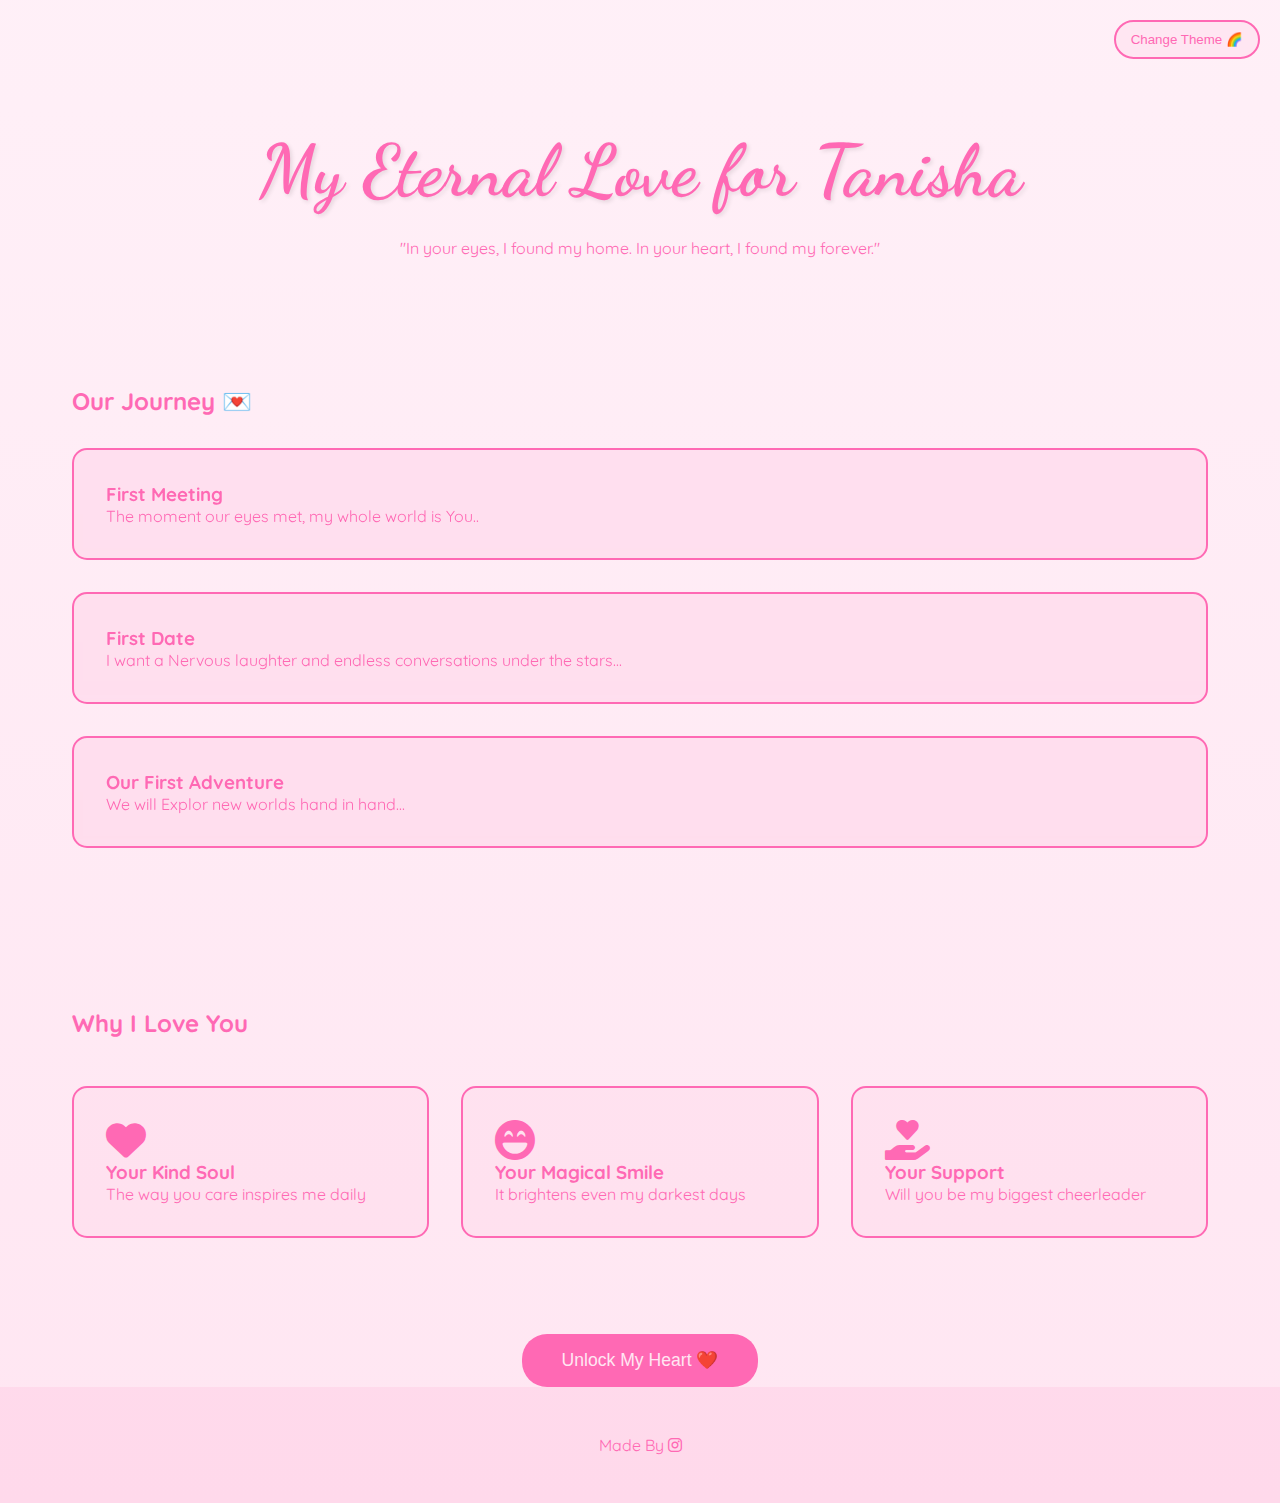
<file: index.html>
<!DOCTYPE html>
<html lang="en">
<head>
    <meta charset="UTF-8">
    <meta name="viewport" content="width=device-width, initial-scale=1.0">
    <title>My Eternal Love</title>
    <link rel="stylesheet" href="https://cdnjs.cloudflare.com/ajax/libs/font-awesome/6.7.2/css/all.min.css"
        integrity="sha512-Evv84Mr4kqVGRNSgIGL/F/aIDqQb7xQ2vcrdIwxfjThSH8CSR7PBEakCr51Ck+w+/U6swU2Im1vVX0SVk9ABhg==" 
        crossorigin="anonymous" referrerpolicy="no-referrer" />
    <link rel="stylesheet" href="style.css">
    <link href="https://fonts.googleapis.com/css2?family=Dancing+Script:wght@700&family=Quicksand:wght@400;500&display=swap"
        rel="stylesheet">
    <link rel="stylesheet" href="https://cdnjs.cloudflare.com/ajax/libs/font-awesome/6.0.0/css/all.min.css">   
</head>
<body class="theme-1">
    <button class="theme-toggle" onclick="changeTheme()">Change Theme 🌈</button>

    <header class="header">
        <h1>My Eternal Love for <span id="change-name1" class="heart">Tanisha</span></h1>
        <p class="message-box">"In your eyes, I found my home. In your heart, I found my forever."</p>
    </header>

    <section class="content-section">
        <h2 class="heart">Our Journey 💌</h2>
        <div class="memory-timeline">
            <div class="memory-item">
                <h3>First Meeting</h3>
                <p>The moment our eyes met, my whole world is You..</p>
            </div>
            <div class="memory-item">
                <h3>First Date</h3>
                <p>I want a Nervous laughter and endless conversations under the stars...</p>
            </div>
            <div class="memory-item">
                <h3>Our First Adventure</h3>
                <p>We will Explor new worlds hand in hand...</p>
            </div>
        </div>
    </section>

    <section class="content-section">
        <h2 class="heart">Why I Love You</h2>
        <div class="reasons-grid">
            <div class="reason-card">
                <i class="fas fa-heart heart" style="font-size: 2.5rem;"></i>
                <h3>Your Kind Soul</h3>
                <p>The way you care inspires me daily</p>
            </div>
            <div class="reason-card">
                <i class="fas fa-laugh-beam heart" style="font-size: 2.5rem;"></i>
                <h3>Your Magical Smile</h3>
                <p>It brightens even my darkest days</p>
            </div>
            <div class="reason-card">
                <i class="fas fa-hand-holding-heart heart" style="font-size: 2.5rem;"></i>
                <h3>Your Support</h3>
                <p>Will you be my biggest cheerleader</p>
            </div>
        </div>
    </section>

    <div class="container">
        <button class="proposal-button" onclick="revealProposal()">Unlock My Heart ❤️</button>
        <div id="proposalMessage" class="hidden-message">
            <p><span id="change-name2">Tanisha</span>, will you make every moment magical<br>by being mine forever? 💖</p>
            <div class="heart" style="text-align:center;font-size: 3rem; margin-top: 2rem;">❤️</div>
        </div>
    </div>

    <footer>
        <p id="credit-p">Made By <a id="insta-a" href="https://www.instagram.com/0fficial_vishal_prajapati?igsh=MTNqNDAweXcyYmxydw==">
            <i class="fa-brands fa-instagram"></i>
        </a></p>
    </footer>

    <script src="script.js"></script>
</body>
</html>
</file>
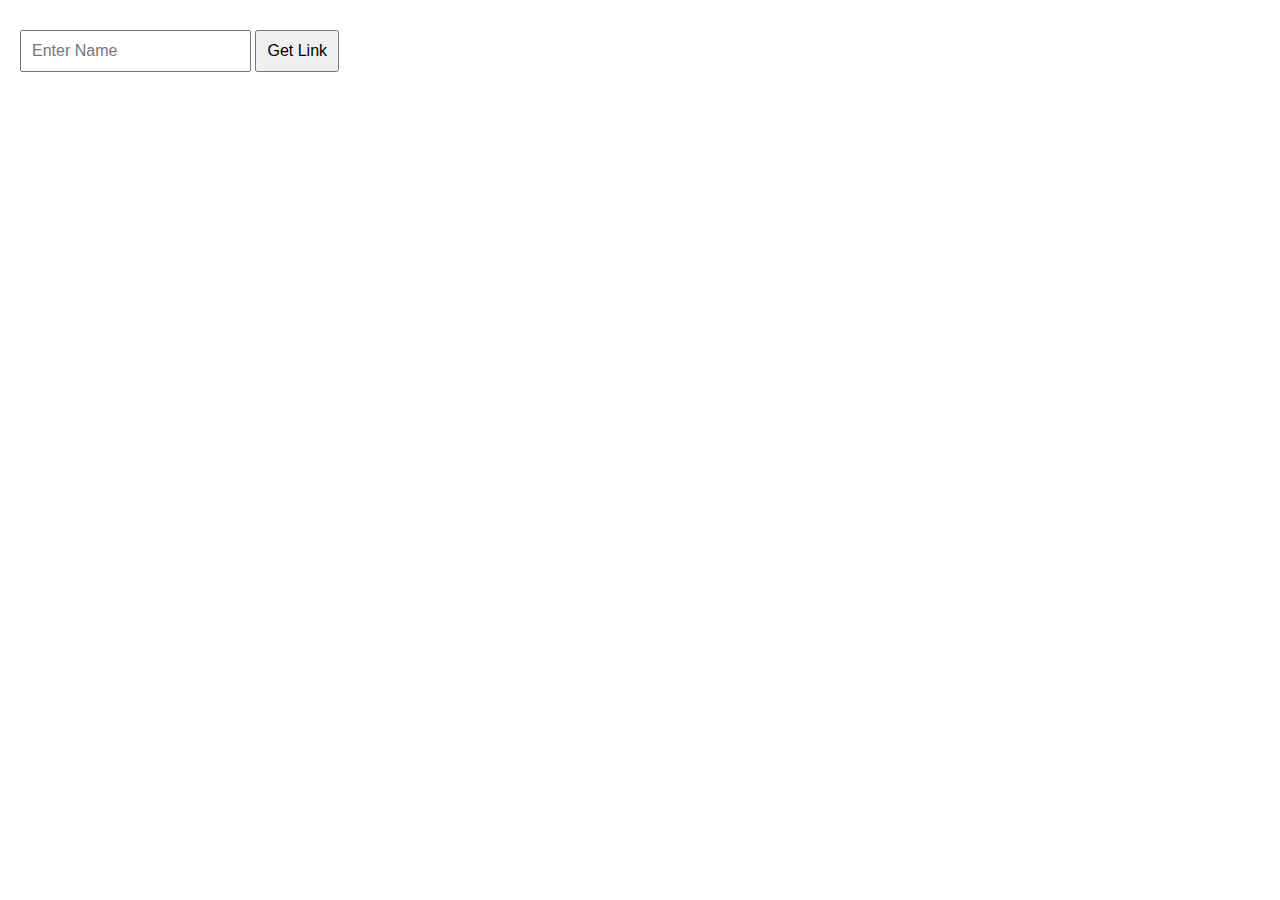
<file: getLink/index.html>
<!DOCTYPE html>
<html>
<head>
  <meta http-equiv="CONTENT-TYPE" content="text/html; charset=UTF-8">
  <meta name="viewport" content="width=device-width, initial-scale=1.0">
  <title>Get Link</title>
  <style>
     body{
       width: 100vw;
       font-family: Arial, sans-serif;
       margin: 0;
       padding: 20px;
     }
     input, button {
       margin: 10px 0;
       padding: 10px;
       font-size: 16px;
     }
     h4 {
       font-size: 18px;
     }
  </style>
</head>
<body>
  <input id="name" type="text" placeholder="Enter Name"> 
  <button onclick="getLink()">Get Link</button>
  <a href="#" id="display"></a>
  <script>
  function getLink(){
    const name = document.getElementById("name").value;
    if(name == ''){
      return;
    }
    const finalLink= `https://exprt-coder.github.io/For-U-2.0/?name=${name}`;
    
    document.getElementById('display').innerText = finalLink;

    document.getElementById('display').href = finalLink;
    
    const text = finalLink;
    navigator.clipboard.writeText(text);
  }
  </script>
</body>
</html>
</file>
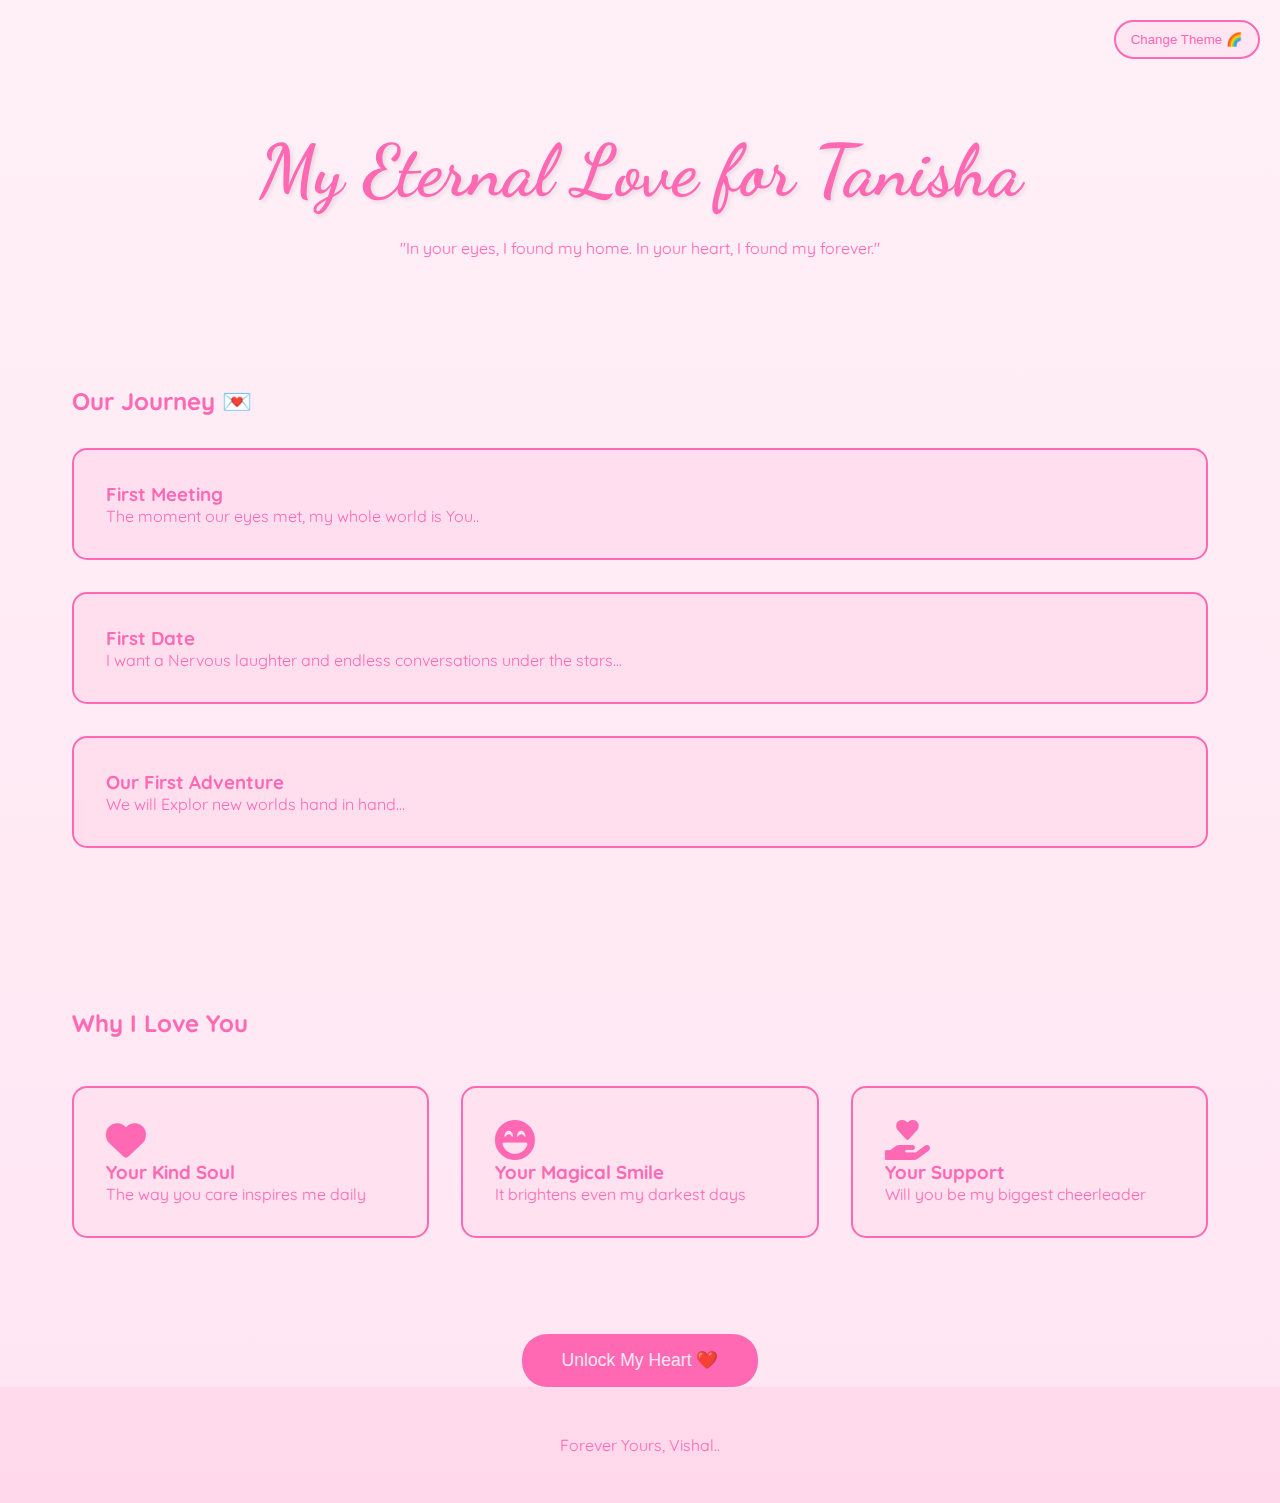
<file: testttt.html>
<!DOCTYPE html>
<html lang="en">
<head>
    <meta charset="UTF-8">
    <meta name="viewport" content="width=device-width, initial-scale=1.0">
    <title>Tanisha ❤️ | My Eternal Love</title>
    <link rel="stylesheet" href="test.css">
    <link href="https://fonts.googleapis.com/css2?family=Dancing+Script:wght@700&family=Quicksand:wght@400;500&display=swap" rel="stylesheet">
    <link rel="stylesheet" href="https://cdnjs.cloudflare.com/ajax/libs/font-awesome/6.0.0/css/all.min.css">   
</head>
<body class="theme-1">
    <button class="theme-toggle" onclick="changeTheme()">Change Theme 🌈</button>

    <header class="header">
        <h1>My Eternal Love for <span class="heart">Tanisha</span></h1>
        <p class="message-box">"In your eyes, I found my home. In your heart, I found my forever."</p>
    </header>

    <section class="content-section">
        <h2 class="heart">Our Journey 💌</h2>
        <div class="memory-timeline">
            <div class="memory-item">
                <h3>First Meeting</h3>
                <p>The moment our eyes met, my whole world is You..</p>
            </div>
            <div class="memory-item">
                <h3>First Date</h3>
                <p>I want a Nervous laughter and endless conversations under the stars...</p>
            </div>
            <div class="memory-item">
                <h3>Our First Adventure</h3>
                <p>We will Explor new worlds hand in hand...</p>
            </div>
        </div>
    </section>

    <section class="content-section">
        <h2 class="heart">Why I Love You</h2>
        <div class="reasons-grid">
            <div class="reason-card">
                <i class="fas fa-heart heart" style="font-size: 2.5rem;"></i>
                <h3>Your Kind Soul</h3>
                <p>The way you care inspires me daily</p>
            </div>
            <div class="reason-card">
                <i class="fas fa-laugh-beam heart" style="font-size: 2.5rem;"></i>
                <h3>Your Magical Smile</h3>
                <p>It brightens even my darkest days</p>
            </div>
            <div class="reason-card">
                <i class="fas fa-hand-holding-heart heart" style="font-size: 2.5rem;"></i>
                <h3>Your Support</h3>
                <p>Will you be my biggest cheerleader</p>
            </div>
        </div>
    </section>

    <div class="container">
        <button class="proposal-button" onclick="revealProposal()">Unlock My Heart ❤️</button>
        <div id="proposalMessage" class="hidden-message">
            <p>Tanisha, will you make every moment magical<br>by being mine forever? 💖</p>
            <div class="heart" style="text-align:center;font-size: 3rem; margin-top: 2rem;">❤️</div>
        </div>
    </div>

    <footer>
        <p>Forever Yours, <span class="heart">Vishal..</span></p>
    </footer>

    <script>
        let currentTheme = 1;
        const totalThemes = 4;

        function changeTheme() {
            currentTheme = currentTheme % totalThemes + 1;
            document.body.className = `theme-${currentTheme}`;
            localStorage.setItem('selectedTheme', currentTheme);
        }

        function revealProposal() {
            const proposal = document.getElementById('proposalMessage');
            proposal.style.display = 'block';
            document.querySelector('.proposal-button').style.display = 'none';
            createFloatingElements();
        }

        function createFloatingElements() {
            const container = document.createElement('div');
            container.className = 'floating-elements';
            
            for(let i = 0; i < 30; i++) {
                const element = document.createElement('span');
                element.innerHTML = ['❤️', '🌸', '✨', '🌹'][Math.floor(Math.random() * 4)];
                element.style.left = Math.random() * 100 + 'vw';
                element.style.animationDelay = Math.random() * 3 + 's';
                container.appendChild(element);
            }
            
            document.body.appendChild(container);
        }

        window.onload = function() {
            const savedTheme = localStorage.getItem('selectedTheme');
            if(savedTheme) {
                currentTheme = parseInt(savedTheme);
                document.body.className = `theme-${currentTheme}`;
            }
        }
    </script>
</body>
</html>
</file>
<file: style.css>
:root {
    --theme-1-primary: #ff69b4;    /* Romantic Pink */
    --theme-1-secondary: #ffe6f2;  /* Soft Pink */
    --theme-1-primary-rgb: 255, 105, 180; /* RGB for Romantic Pink */
    
    --theme-2-primary: #6DC7D1;     /* Soft Teal */
    --theme-2-secondary: #E2F3F4;   /* Pale Blue */
    --theme-2-primary-rgb: 109, 199, 209; /* RGB for Soft Teal */
    
    --theme-3-primary: #F991CC;    /* Bright Pink */
    --theme-3-secondary: #FFDAFC;   /* Light Pink */
    --theme-3-primary-rgb: 249, 145, 204; /* RGB for Bright Pink */
    
    --theme-4-primary: #000000;     /* Black */
    --theme-4-secondary: #FFFFFF;  /* White */
    --theme-4-primary-rgb: 0, 0, 0; /* RGB for Black */
}

* {
    margin: 0;
    padding: 0;
    box-sizing: border-box;
    transition: all 0.4s ease;
}

body {
    font-family: 'Quicksand', sans-serif;
    min-height: 100vh;
    display: flex;
    flex-direction: column;
    align-items: center;
    background-color: var(--secondary);
    color: var(--primary);
}

/* Theme Styles */
body[class^="theme-"] {
    background: linear-gradient(rgba(var(--primary-rgb), 0.1), var(--secondary));
}

body.theme-1 {
    --primary: var(--theme-1-primary);
    --secondary: var(--theme-1-secondary);
    --primary-rgb: var(--theme-1-primary-rgb);
}

body.theme-2 {
    --primary: var(--theme-2-primary);
    --secondary: var(--theme-2-secondary);
    --primary-rgb: var(--theme-2-primary-rgb);
}

body.theme-3 {
    --primary: var(--theme-3-primary);
    --secondary: var(--theme-3-secondary);
    --primary-rgb: var(--theme-3-primary-rgb);
}

body.theme-4 {
    --primary: var(--theme-4-primary);
    --secondary: var(--theme-4-secondary);
    --primary-rgb: var(--theme-4-primary-rgb);
}

.theme-toggle {
    position: fixed;
    top: 20px;
    right: 20px;
    padding: 10px 15px;
    border-radius: 20px;
    border: 2px solid var(--primary);
    background: var(--secondary);
    color: var(--primary);
    cursor: pointer;
    font-weight: 500;
    z-index: 1000;
}

.header {
    text-align: center;
    padding: 8rem 2rem 4rem;
    width: 100%;
    position: relative;
    overflow: hidden;
}
i{
    color: var(--primary);
}
h1 {
    font-family: 'Dancing Script', cursive;
    font-size: 4.5rem;
    margin-bottom: 1.5rem;
    color: var(--primary);
    text-shadow: 2px 2px 4px rgba(0, 0, 0, 0.1);
}

.heart {
    animation: heartbeat 1.5s infinite;
    color: var(--primary);
}

.content-section {
    padding: 4rem 2rem;
    max-width: 1200px;
    width: 100%;
}

.memory-timeline {
    display: grid;
    grid-template-columns: 1fr;
    gap: 2rem;
    margin: 2rem 0;
}

.memory-item {
    background: rgba(var(--primary-rgb), 0.1);
    padding: 2rem;
    border-radius: 15px;
    border: 2px solid var(--primary);
    position: relative;
    backdrop-filter: blur(5px);
}

.reasons-grid {
    display: grid;
    grid-template-columns: repeat(auto-fit, minmax(250px, 1fr));
    gap: 2rem;
    margin-top: 3rem;
}

.reason-card {
    padding: 2rem;
    border-radius: 15px;
    border: 2px solid var(--primary);
    transition: transform 0.3s ease;
    background: rgba(var(--primary-rgb), 0.05);
}

.reason-card:hover {
    transform: translateY(-10px);
}

.proposal-button {
    background: var(--primary);
    color: var(--secondary);
    padding: 1rem 2.5rem;
    border-radius: 25px;
    font-size: 1.1rem;
    cursor: pointer;
    border: none;
    margin-top: 2rem;
}

.hidden-message {
    display: none;
    margin-top: 3rem;
    font-size: 1.5rem;
}

@keyframes heartbeat {
    0% { transform: scale(1); }
    50% { transform: scale(1.1); }
    100% { transform: scale(1); }
}

.floating-elements span {
    position: fixed;
    font-size: 1.5rem;
    animation: float 6s linear infinite;
    opacity: 0;
    z-index: -1;
    /* Randomize positions */
    left: calc(var(--random-x) * 100%);
    top: calc(var(--random-y) * 100%);
}

@keyframes float {
    0% {
        transform: translateY(100vh) rotate(0deg);
        opacity: 0.6;
    }
    100% {
        transform: translateY(-20vh) rotate(360deg);
        opacity: 0;
    }
}

footer {
    padding: 3rem;
    text-align: center;
    width: 100%;
    background: rgba(var(--primary-rgb), 0.1);
    margin-top: auto;
}
</file>
<file: test.css>
:root {
    --theme-1-primary: #ff69b4;    /* Romantic Pink */
    --theme-1-secondary: #ffe6f2;  /* Soft Pink */
    --theme-1-primary-rgb: 255, 105, 180; /* RGB for Romantic Pink */
    
    --theme-2-primary: #6DC7D1;     /* Soft Teal */
    --theme-2-secondary: #E2F3F4;   /* Pale Blue */
    --theme-2-primary-rgb: 109, 199, 209; /* RGB for Soft Teal */
    
    --theme-3-primary: #F991CC;    /* Bright Pink */
    --theme-3-secondary: #FFDAFC;   /* Light Pink */
    --theme-3-primary-rgb: 249, 145, 204; /* RGB for Bright Pink */
    
    --theme-4-primary: #000000;     /* Black */
    --theme-4-secondary: #FFFFFF;  /* White */
    --theme-4-primary-rgb: 0, 0, 0; /* RGB for Black */
}

* {
    margin: 0;
    padding: 0;
    box-sizing: border-box;
    transition: all 0.4s ease;
}

body {
    font-family: 'Quicksand', sans-serif;
    min-height: 100vh;
    display: flex;
    flex-direction: column;
    align-items: center;
    background-color: var(--secondary);
    color: var(--primary);
}

/* Theme Styles */
body[class^="theme-"] {
    background: linear-gradient(rgba(var(--primary-rgb), 0.1), var(--secondary));
}

body.theme-1 {
    --primary: var(--theme-1-primary);
    --secondary: var(--theme-1-secondary);
    --primary-rgb: var(--theme-1-primary-rgb);
}

body.theme-2 {
    --primary: var(--theme-2-primary);
    --secondary: var(--theme-2-secondary);
    --primary-rgb: var(--theme-2-primary-rgb);
}

body.theme-3 {
    --primary: var(--theme-3-primary);
    --secondary: var(--theme-3-secondary);
    --primary-rgb: var(--theme-3-primary-rgb);
}

body.theme-4 {
    --primary: var(--theme-4-primary);
    --secondary: var(--theme-4-secondary);
    --primary-rgb: var(--theme-4-primary-rgb);
}

.theme-toggle {
    position: fixed;
    top: 20px;
    right: 20px;
    padding: 10px 15px;
    border-radius: 20px;
    border: 2px solid var(--primary);
    background: var(--secondary);
    color: var(--primary);
    cursor: pointer;
    font-weight: 500;
    z-index: 1000;
}

.header {
    text-align: center;
    padding: 8rem 2rem 4rem;
    width: 100%;
    position: relative;
    overflow: hidden;
}

h1 {
    font-family: 'Dancing Script', cursive;
    font-size: 4.5rem;
    margin-bottom: 1.5rem;
    color: var(--primary);
    text-shadow: 2px 2px 4px rgba(0, 0, 0, 0.1);
}

.heart {
    animation: heartbeat 1.5s infinite;
    color: var(--primary);
}

.content-section {
    padding: 4rem 2rem;
    max-width: 1200px;
    width: 100%;
}

.memory-timeline {
    display: grid;
    grid-template-columns: 1fr;
    gap: 2rem;
    margin: 2rem 0;
}

.memory-item {
    background: rgba(var(--primary-rgb), 0.1);
    padding: 2rem;
    border-radius: 15px;
    border: 2px solid var(--primary);
    position: relative;
    backdrop-filter: blur(5px);
}

.reasons-grid {
    display: grid;
    grid-template-columns: repeat(auto-fit, minmax(250px, 1fr));
    gap: 2rem;
    margin-top: 3rem;
}

.reason-card {
    padding: 2rem;
    border-radius: 15px;
    border: 2px solid var(--primary);
    transition: transform 0.3s ease;
    background: rgba(var(--primary-rgb), 0.05);
}

.reason-card:hover {
    transform: translateY(-10px);
}

.proposal-button {
    background: var(--primary);
    color: var(--secondary);
    padding: 1rem 2.5rem;
    border-radius: 25px;
    font-size: 1.1rem;
    cursor: pointer;
    border: none;
    margin-top: 2rem;
}

.hidden-message {
    display: none;
    margin-top: 3rem;
    font-size: 1.5rem;
}

@keyframes heartbeat {
    0% { transform: scale(1); }
    50% { transform: scale(1.1); }
    100% { transform: scale(1); }
}

.floating-elements span {
    position: fixed;
    font-size: 1.5rem;
    animation: float 6s linear infinite;
    opacity: 0;
    z-index: -1;
    /* Randomize positions */
    left: calc(var(--random-x) * 100%);
    top: calc(var(--random-y) * 100%);
}

@keyframes float {
    0% {
        transform: translateY(100vh) rotate(0deg);
        opacity: 0.6;
    }
    100% {
        transform: translateY(-20vh) rotate(360deg);
        opacity: 0;
    }
}

footer {
    padding: 3rem;
    text-align: center;
    width: 100%;
    background: rgba(var(--primary-rgb), 0.1);
    margin-top: auto;
}
</file>
